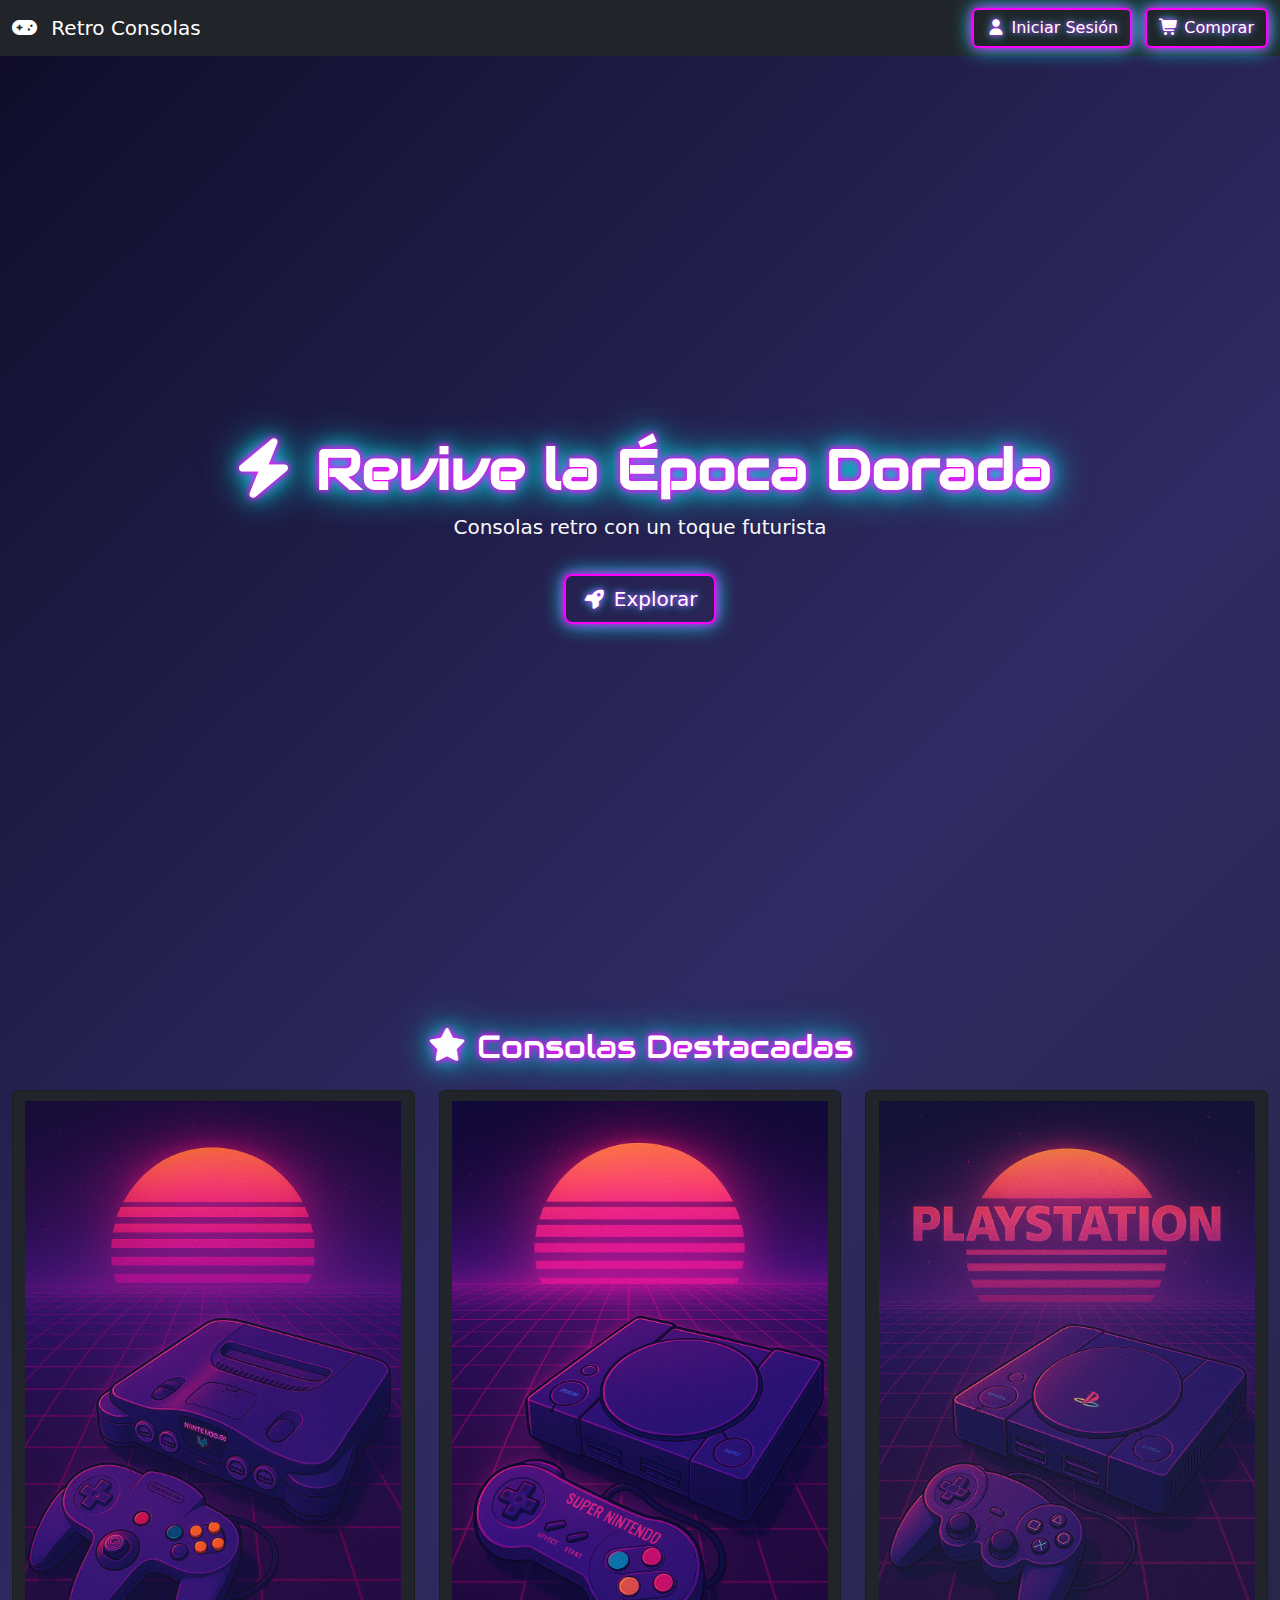
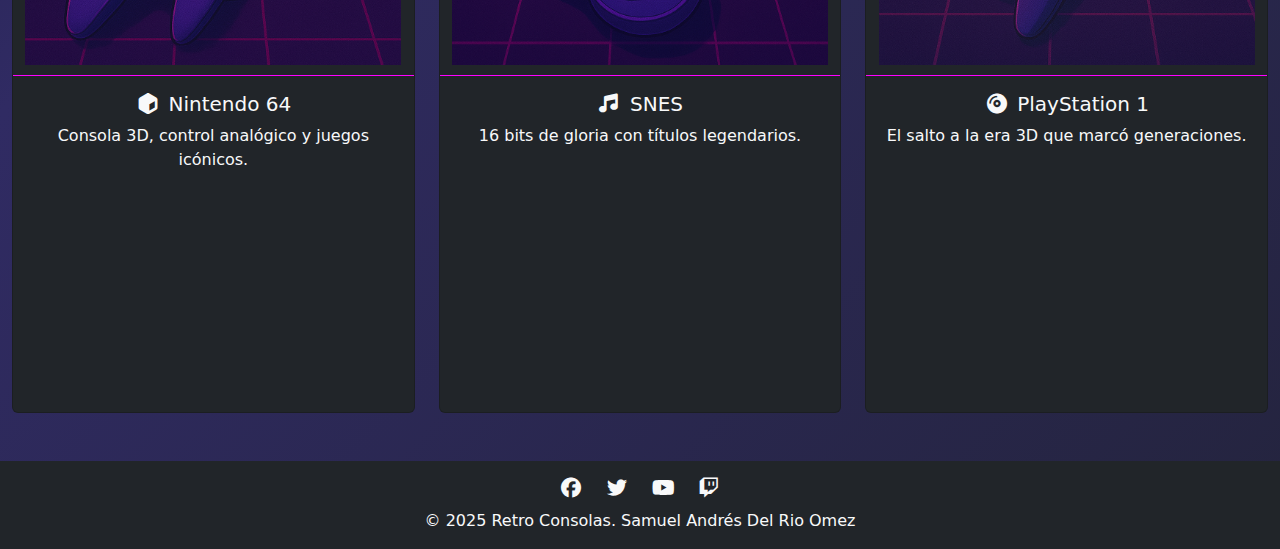
<file: index.html>
<!DOCTYPE html>
<html lang="es">
<head>
  <meta charset="UTF-8">
  <meta name="viewport" content="width=device-width, initial-scale=1.0">
  <title>Retro Consolas</title>
  <link href="https://cdn.jsdelivr.net/npm/bootstrap@5.3.0/dist/css/bootstrap.min.css" rel="stylesheet">
  <link rel="stylesheet" href="css/styles.css">
  <link rel="stylesheet" href="css/all.css">
  <link rel="stylesheet" href="https://fonts.googleapis.com/css?family=Audiowide">
  <link rel="stylesheet" href="https://fonts.googleapis.com/css?family=Sofia&effect=neon|outline|emboss|shadow-multiple">
</head>
<body>
  <nav class="navbar navbar-expand-lg navbar-dark bg-dark fixed-top">
    <div class="container-fluid">
      <a class="navbar-brand" href="#"><i class="fas fa-gamepad me-2"></i> Retro Consolas</a>
      <button class="navbar-toggler" type="button" data-bs-toggle="collapse" data-bs-target="#navbarNav">
        <span class="navbar-toggler-icon"></span>
      </button>
      <div class="collapse navbar-collapse" id="navbarNav">
        <div class="ms-auto">
          <a href="modules/login.html" class="btn btn-neon me-2"><i class="fas fa-user"></i> Iniciar Sesión</a>
          <a href="#" class="btn btn-neon"><i class="fas fa-shopping-cart"></i> Comprar</a>
        </div>
      </div>
    </div>
  </nav>

  <div class="container-main">
    <header class="header d-flex flex-column justify-content-center align-items-center text-light" style="height:100vh;">
      <div class="text-center">
        <h1 class="display-4 fw-bold neon-text "><i class="fas fa-bolt"></i> Revive la Época Dorada</h1>
        <p class="lead font-effect-neon">Consolas retro con un toque futurista</p>
        <a href="#consolas" class="btn btn-lg btn-neon mt-3"><i class="fas fa-rocket"></i> Explorar</a>
      </div>
    </header>

    <section id="consolas" class="py-5 text-center fullscreen-cards">
      <div class="container-fluid">
        <h2 class="mb-4 neon-text"><i class="fas fa-star"></i> Consolas Destacadas</h2>
        <div class="row g-4 align-items-stretch">

          <!-- Nintendo 64 -->
          <div class="col-lg-4 col-md-6 d-flex">
            <div class="card bg-dark text-light console-card w-100">
              <img src="img/n64.png" class="card-img-top" alt="Nintendo 64">
              <div class="card-body">
                <h5 class="card-title"><i class="fas fa-cube me-2"></i>Nintendo 64</h5>
                <p class="card-text">Consola 3D, control analógico y juegos icónicos.</p>
                <div class="ratio ratio-16x9">
                  <iframe src="https://www.youtube-nocookie.com/embed/jFfpHgkDsPw?si=haVdi_SBV74hcGV5" title="Nintendo 64" frameborder="0" allow="accelerometer; autoplay; clipboard-write; encrypted-media; gyroscope; picture-in-picture; web-share" referrerpolicy="strict-origin-when-cross-origin" allowfullscreen></iframe>
                </div>
              </div>
            </div>
          </div>

          <!-- SNES -->
          <div class="col-lg-4 col-md-6 d-flex">
            <div class="card bg-dark text-light console-card w-100">
              <img src="img/SNES.png" class="card-img-top" alt="SNES">
              <div class="card-body">
                <h5 class="card-title"><i class="fas fa-music me-2"></i>SNES</h5>
                <p class="card-text">16 bits de gloria con títulos legendarios.</p>
                <div class="ratio ratio-16x9">
                  <iframe width="560" height="315" src="https://www.youtube-nocookie.com/embed/ehdLNjD1x4E?si=JlMtVmcdVRC0wXgM" title="SNES VIdeo" frameborder="0" allow="accelerometer; autoplay; clipboard-write; encrypted-media; gyroscope; picture-in-picture; web-share" referrerpolicy="strict-origin-when-cross-origin" allowfullscreen></iframe>
                </div>
              </div>
            </div>
          </div>

          <!-- PS1 -->
          <div class="col-lg-4 col-md-6 d-flex">
            <div class="card bg-dark text-light console-card w-100">
              <img src="img/ps1.png" class="card-img-top" alt="PS1">
              <div class="card-body">
                <h5 class="card-title"><i class="fas fa-compact-disc me-2"></i>PlayStation 1</h5>
                <p class="card-text">El salto a la era 3D que marcó generaciones.</p>
                <div class="ratio ratio-16x9">
                  <iframe width="560" height="315" src="https://www.youtube-nocookie.com/embed/oBVRi4QwFgc?si=BRty8hcvirGTExDK" title="Ps1 VIdeo" frameborder="0" allow="accelerometer; autoplay; clipboard-write; encrypted-media; gyroscope; picture-in-picture; web-share" referrerpolicy="strict-origin-when-cross-origin" allowfullscreen></iframe>
                </div>
              </div>
            </div>
          </div>

        </div>
      </div>
    </section>
  </div>

  <footer class="bg-dark text-light text-center py-3 mt-auto">
    <div class="mb-2">
      <a href="#" class="text-light me-3"><i class="fab fa-facebook fa-lg"></i></a>
      <a href="#" class="text-light me-3"><i class="fab fa-twitter fa-lg"></i></a>
      <a href="#" class="text-light me-3"><i class="fab fa-youtube fa-lg"></i></a>
      <a href="#" class="text-light"><i class="fab fa-twitch fa-lg"></i></a>
    </div>
    © 2025 Retro Consolas. Samuel Andrés Del Rio Omez
  </footer>

  <script src="https://cdn.jsdelivr.net/npm/bootstrap@5.3.0/dist/js/bootstrap.bundle.min.js"></script>
</body>
</html>
</file>
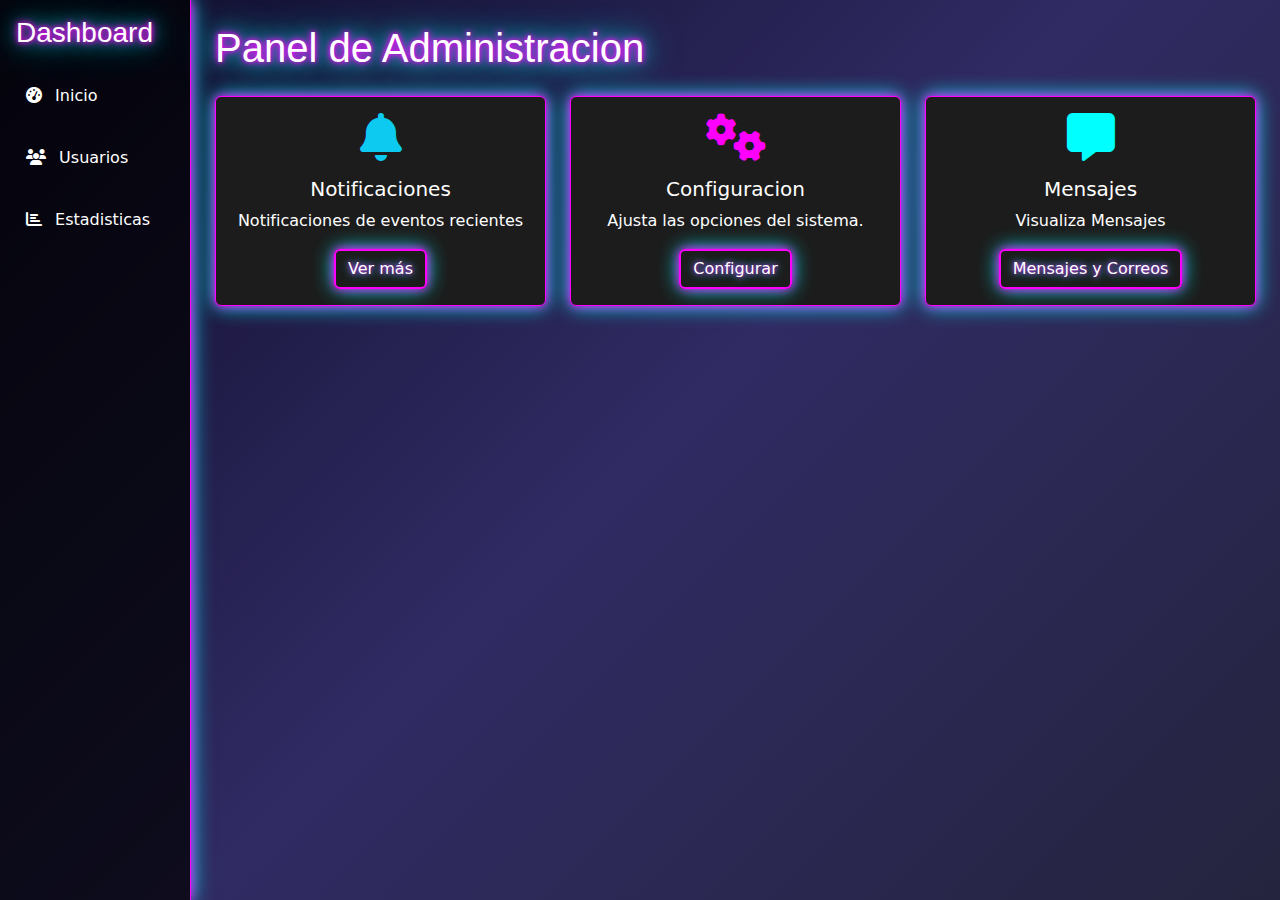
<file: modules/dashboard.html>
<!DOCTYPE html>
<html lang="es">
<head>
  <meta charset="UTF-8">
  <meta name="viewport" content="width=device-width, initial-scale=1.0">
  <title>Dashboard</title>
  <link href="https://cdn.jsdelivr.net/npm/bootstrap@5.3.2/dist/css/bootstrap.min.css" rel="stylesheet">
  <link rel="stylesheet" href="https://cdnjs.cloudflare.com/ajax/libs/font-awesome/6.5.0/css/all.min.css">
  <link rel="stylesheet" href="../css/styles.css">
</head>
<body>
<div class="d-flex">
  <nav class="sidebar p-3">
    <h3 class="text-white neon-text mb-4">Dashboard</h3>
    <ul class="nav flex-column">
      <li class="nav-item mb-2">
        <a href="../" class="nav-link"><i class="fas fa-tachometer-alt me-2"></i> Inicio</a>
      </li>
      
      <li class="nav-item mb-2">
        <a href="#" class="nav-link"><i class="fas fa-users me-2"></i> Usuarios</a>
      </li>
      <li class="nav-item mb-2">
        <a href="#" class="nav-link"><i class="fas fa-chart-bar me-2"></i> Estadisticas</a>
      </li>
    </ul>
  </nav>

    <div class="container-fluid p-4">
      <h1 class="neon-text mb-4">Panel de Administracion</h1>

      <div class="row g-4">
        <div class="col-md-4">
          <div class="card neon-card text-center">
            <div class="card-body">
              <i class="fa-solid fa-bell fa-3x mb-3 text-info"></i> 
              <h5 class="card-title">Notificaciones</h5>
              <p class="card-text">Notificaciones de eventos recientes</p>
              <a href="#" class="btn btn-neon">Ver más</a>
            </div>
          </div>
        </div>

        <div class="col-md-4">
          <div class="card neon-card text-center">
            <div class="card-body">
              <i class="fas fa-cogs fa-3x mb-3" style="color:#f0f;"></i>
              <h5 class="card-title">Configuracion</h5>
              <p class="card-text">Ajusta las opciones del sistema.</p>
              <a href="#" class="btn btn-neon">Configurar</a>
            </div>
          </div>
        </div>

        <div class="col-md-4">
          <div class="card neon-card text-center">
            <div class="card-body">
              <i class="fa-solid fa-message fa-3x mb-3" style="color:#0ff;"></i>
              <h5 class="card-title">Mensajes</h5>
              <p class="card-text">Visualiza Mensajes</p>
              <a href="#" class="btn btn-neon">Mensajes y Correos</a>
            </div>
          </div>
        </div>
      </div>
    </div>
  </div>

  <script src="https://cdn.jsdelivr.net/npm/bootstrap@5.3.2/dist/js/bootstrap.bundle.min.js"></script>
</body>
</html>
</file>
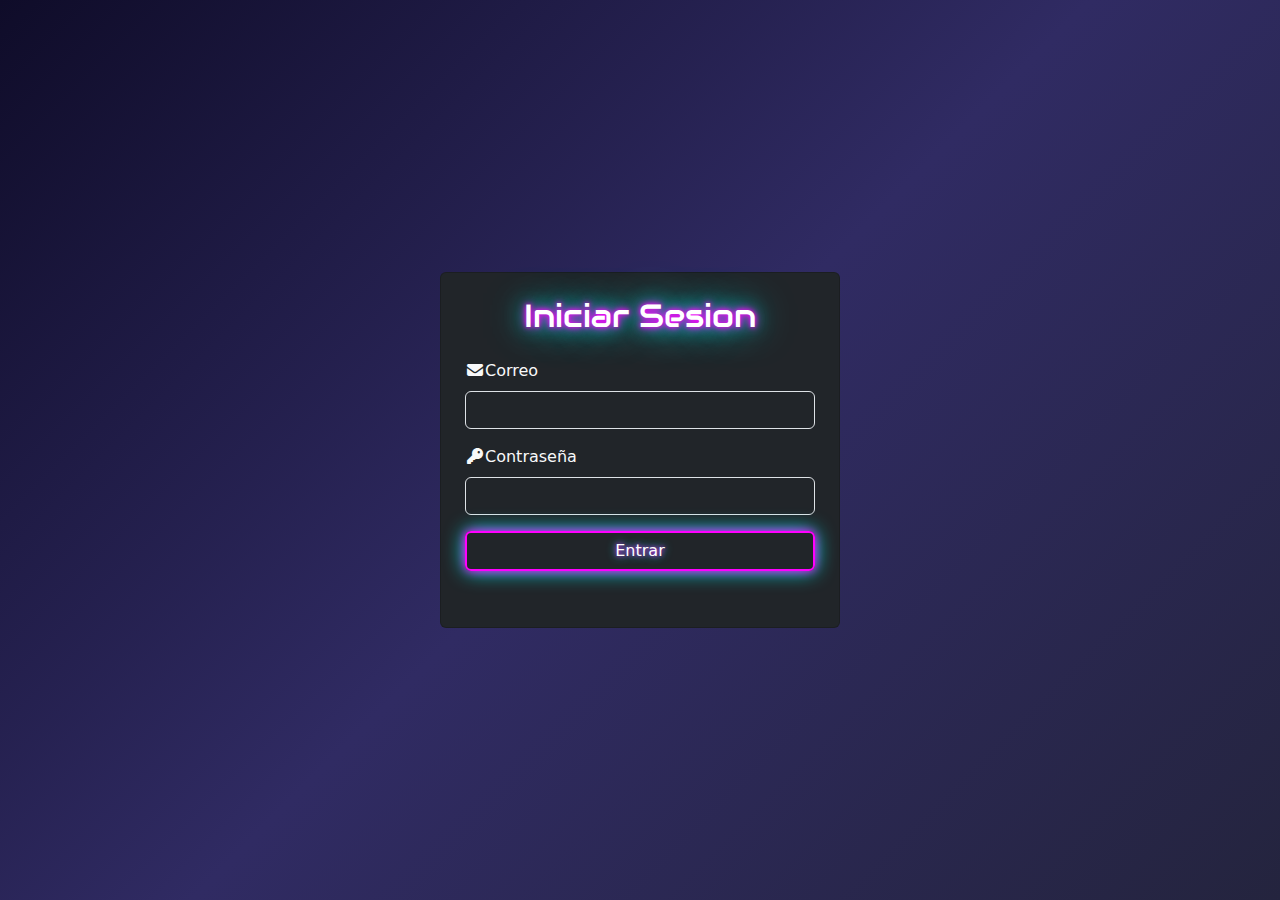
<file: modules/login.html>
<!DOCTYPE html>
<html lang="es">
<head>
  <meta charset="UTF-8">
  <meta name="viewport" content="width=device-width, initial-scale=1.0">
  <title>Iniciar Sesion</title>
  <link href="https://cdn.jsdelivr.net/npm/bootstrap@5.3.0/dist/css/bootstrap.min.css" rel="stylesheet">
  <link rel="stylesheet" href="../css/styles.css">
  <link rel="stylesheet" href="../css/all.css">
  <link rel="stylesheet" href="https://fonts.googleapis.com/css?family=Audiowide">
  <link rel="stylesheet" href="https://fonts.googleapis.com/css?family=Sofia&effect=neon|outline|emboss|shadow-multiple">
</head>
<body class="d-flex align-items-center justify-content-center vh-100">

  <div class="card bg-dark text-light p-4 neon-border" style="max-width:400px; width:100%;">
    <h2 class="text-center neon-text mb-4">Iniciar Sesion</h2>
    <form id="loginForm">
      <div class="mb-3">
        <i class="fa-solid fa-envelope"></i><label for="email" class="form-label ">Correo</label>
        <input type="email" class="form-control bg-dark text-light neon-border" id="email" required>
      </div>  
      <div class="mb-3">
        <i class="fa-solid fa-key"></i><label for="password" class="form-label">Contraseña</label>
        <input type="password" class="form-control bg-dark text-light neon-border" id="password" required>
      </div>
      <button type="submit" class="btn btn-neon w-100">Entrar</button>
    </form>
    <p id="mensaje" class="mt-3 text-center text-warning"></p>
  </div>

  <script src="https://cdn.jsdelivr.net/npm/bootstrap@5.3.0/dist/js/bootstrap.bundle.min.js"></script>
  <script src="../js/login.js"></script>
</body>
</html>
</file>
<file: css/styles.css>
/* Fondo degradado */
body {
  background: linear-gradient(135deg, #0f0c29, #302b63, #24243e);
  margin: 0;
}

/* Contenedor principal */
.container-main {
  padding-top: 80px;
}

/* Header */
.header {
  min-height: calc(100vh - 80px);
  text-align: center;
}

/* Texto Neon */
.neon-text {
  color: #fff;
  text-shadow: 0 0 5px #f0f, 0 0 10px #f0f, 0 0 20px #0ff, 0 0 40px #0ff;
  font-family: "Audiowide", sans-serif;
}

/* Boton Neon */
.btn-neon {
  background-color: transparent;
  border: 2px solid #f0f;
  color: #fff;
  text-shadow: 0 0 5px #f0f, 0 0 10px #0ff;
  box-shadow: 0 0 10px #f0f, 0 0 20px #0ff;
  transition: all 0.3s ease-in-out;
}
.btn-neon:hover {
  background-color: #f0f;
  color: #000;
  box-shadow: 0 0 20px #f0f, 0 0 40px #0ff;
}

/* Tarjetas Neon */
.neon-card {
  background-color: #1c1c1c;
  border: 1px solid #f0f;
  box-shadow: 0 0 10px #f0f, 0 0 20px #0ff;
  transition: transform 0.3s ease, box-shadow 0.3s ease;
  color: #fff;
}
.neon-card:hover {
  transform: scale(1.05);
  box-shadow: 0 0 20px #f0f, 0 0 40px #0ff;
}

/* Tamaño de imagenes */
.card-img-top {
  max-height: auto;   
  object-fit: contain; 
  padding: 10px;       
  border-bottom: 1px solid #f0f;
}

.fullscreen-cards {
  min-height: 100vh;
  display: flex;
  flex-direction: column;
  justify-content: flex-start;
}

.console-card {
  height: 100%;
}

.console-card img {
  width: 100%;
  height: 65vh;
  object-fit: contain; 
}

/* Dashboard */
.sidebar {
  width: 220px;
  min-height: 100vh;
  background: rgba(0, 0, 0, 0.7);
  border-right: 1px solid #f0f;
  box-shadow: 0 0 10px #f0f, 0 0 20px #0ff;
}

.sidebar .nav-link {
  padding: 10px;
  margin-bottom: 10px;
  color: #fff;
  transition: all 0.3s ease-in-out;
}

.sidebar .nav-link:hover {
  background-color: rgba(240, 0, 240, 0.3);
  border-radius: 8px;
  text-shadow: 0 0 5px #f0f, 0 0 10px #0ff;
}

.card-video iframe {
  width: 100%;
  height: 250px;
  border: none;
  border-top: 1px solid #444;
}


/* Media Queries */

/* Tablets */
@media (max-width: 991px) {
  .console-card img {
    height: 45vh;
  }
}

/* Celulares */
@media (max-width: 576px) {
  .console-card img {
    height: 35vh;
  }

  .card-body h5 {
    font-size: 1.1rem;
  }

  .card-body p {
    font-size: 0.9rem;
  }

  .btn-neon {
    font-size: 0.9rem;
    padding: 6px 12px;
  }

  header h1 {
    font-size: 2rem;
  }

  header p {
    font-size: 1rem;
  }
}
</file>
